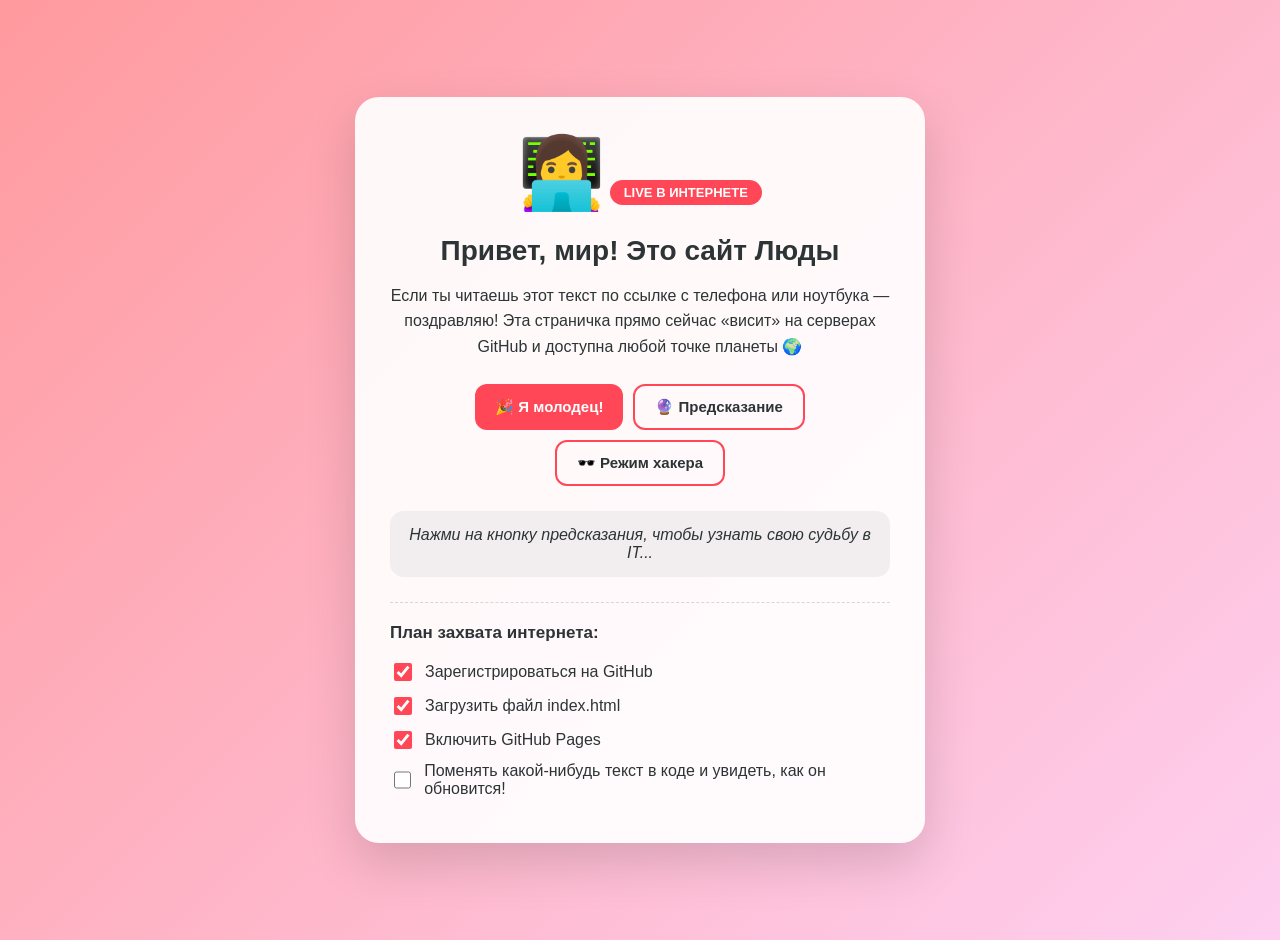
<file: mlv-studio.html>
<!DOCTYPE html>
<html lang="ru">
<head>
    <meta charset="UTF-8">
    <meta name="viewport" content="width=device-width, initial-scale=1.0">
    <title>Первый сайт Люды 🚀</title>
    <style>
        /* Здесь живут цвета сайта — можно менять как угодно! */
        :root {
            --bg-gradient: linear-gradient(135deg, #ff9a9e 0%, #fecfef 99%, #fecfef 100%);
            --card-bg: rgba(255, 255, 255, 0.92);
            --text-color: #2d3436;
            --accent: #ff4757;
            --btn-text: #ffffff;
        }

        /* Секретная тема "Я теперь программист" */
        body.hacker-mode {
            --bg-gradient: linear-gradient(135deg, #0f2027 0%, #203a43 50%, #2c5364 100%);
            --card-bg: rgba(20, 25, 30, 0.92);
            --text-color: #00ff88;
            --accent: #00b894;
            --btn-text: #000000;
        }

        body {
            margin: 0;
            padding: 20px;
            min-height: 100vh;
            display: flex;
            justify-content: center;
            align-items: center;
            font-family: 'Segoe UI', Tahoma, Geneva, Verdana, sans-serif;
            background: var(--bg-gradient);
            color: var(--text-color);
            transition: all 0.4s ease;
            overflow-x: hidden;
        }

        .card {
            background: var(--card-bg);
            padding: 35px;
            border-radius: 24px;
            box-shadow: 0 20px 50px rgba(0, 0, 0, 0.15);
            max-width: 500px;
            width: 100%;
            text-align: center;
            position: relative;
            z-index: 2;
        }

        .avatar {
            font-size: 70px;
            margin-bottom: 10px;
            display: inline-block;
            animation: bounce 2s infinite;
        }

        @keyframes bounce {
            0%, 100% { transform: translateY(0); }
            50% { transform: translateY(-10px); }
        }

        h1 {
            margin: 10px 0;
            font-size: 28px;
        }

        .badge {
            display: inline-block;
            background: var(--accent);
            color: var(--btn-text);
            padding: 5px 14px;
            border-radius: 20px;
            font-size: 13px;
            font-weight: bold;
            margin-bottom: 20px;
        }

        p {
            line-height: 1.6;
            font-size: 16px;
        }

        .buttons {
            display: flex;
            flex-wrap: wrap;
            gap: 10px;
            justify-content: center;
            margin: 25px 0;
        }

        button {
            background: var(--accent);
            color: var(--btn-text);
            border: none;
            padding: 12px 20px;
            border-radius: 12px;
            font-size: 15px;
            font-weight: bold;
            cursor: pointer;
            transition: transform 0.15s, opacity 0.15s;
        }

        button:hover {
            transform: scale(1.05);
            opacity: 0.9;
        }

        button:active {
            transform: scale(0.95);
        }

        button.secondary {
            background: transparent;
            border: 2px solid var(--accent);
            color: var(--text-color);
        }

        .prediction-box {
            background: rgba(128, 128, 128, 0.1);
            padding: 15px;
            border-radius: 14px;
            margin: 15px 0;
            font-style: italic;
            min-height: 24px;
        }

        .checklist {
            text-align: left;
            margin-top: 25px;
            padding-top: 20px;
            border-top: 1px dashed rgba(128, 128, 128, 0.3);
        }

        .checklist h3 {
            margin-top: 0;
            font-size: 17px;
        }

        .task {
            display: flex;
            align-items: center;
            gap: 10px;
            margin: 10px 0;
            cursor: pointer;
            user-select: none;
        }

        .task input {
            width: 18px;
            height: 18px;
            accent-color: var(--accent);
            cursor: pointer;
        }

        /* Стиль для вылетающих эмодзи */
        .confetti {
            position: fixed;
            font-size: 28px;
            pointer-events: none;
            z-index: 999;
            animation: fly 1.5s ease-out forwards;
        }

        @keyframes fly {
            0% {
                transform: translate(0, 0) rotate(0deg) scale(1);
                opacity: 1;
            }
            100% {
                transform: translate(var(--tx), var(--ty)) rotate(360deg) scale(0.5);
                opacity: 0;
            }
        }
    </style>
</head>
<body>

    <div class="card">
        <div class="avatar">👩‍💻</div>
        <div class="badge">LIVE В ИНТЕРНЕТЕ</div>
        
        <h1>Привет, мир! Это сайт Люды</h1>
        
        <p>
            Если ты читаешь этот текст по ссылке с телефона или ноутбука — поздравляю! 
            Эта страничка прямо сейчас «висит» на серверах GitHub и доступна любой точке планеты 🌍
        </p>

        <div class="buttons">
            <button onclick="launchConfetti(event)">🎉 Я молодец!</button>
            <button class="secondary" onclick="getPrediction()">🔮 Предсказание</button>
            <button class="secondary" onclick="toggleTheme()">🕶️ Режим хакера</button>
        </div>

        <div class="prediction-box" id="prediction">
            Нажми на кнопку предсказания, чтобы узнать свою судьбу в IT...
        </div>

        <div class="checklist">
            <h3>План захвата интернета:</h3>
            <label class="task">
                <input type="checkbox" checked> Зарегистрироваться на GitHub
            </label>
            <label class="task">
                <input type="checkbox" checked> Загрузить файл index.html
            </label>
            <label class="task">
                <input type="checkbox" checked> Включить GitHub Pages
            </label>
            <label class="task">
                <input type="checkbox"> Поменять какой-нибудь текст в коде и увидеть, как он обновится!
            </label>
        </div>
    </div>

    <script>
        const predictions = [
            "Сегодня ты поймёшь Git лучше, чем 90% новичков!",
            "Твой следующий сайт соберёт миллион лайков (ну или хотя бы лайк от друзей).",
            "Осторожно: после GitHub Pages хочется создавать сайты каждый день.",
            "Звёзды говорят, что пора заварить вкусный чай и гордиться собой ☕",
            "Твой код настолько хорош, что даже баги боятся в него заходить!"
        ];

        function getPrediction() {
            const box = document.getElementById('prediction');
            const random = predictions[Math.floor(Math.random() * predictions.length)];
            box.textContent = "✨ " + random;
        }

        function toggleTheme() {
            document.body.classList.toggle('hacker-mode');
            const btn = event.target;
            if (document.body.classList.contains('hacker-mode')) {
                btn.textContent = "🌸 Милый режим";
            } else {
                btn.textContent = "🕶️ Режим хакера";
            }
        }

        function launchConfetti(e) {
            const emojis = ['🚀', '🎉', '✨', '🔥', '💻', '🥳', '💖'];
            const rect = e.target.getBoundingClientRect();
            const startX = rect.left + rect.width / 2;
            const startY = rect.top + rect.height / 2;

            for (let i = 0; i < 20; i++) {
                const el = document.createElement('span');
                el.className = 'confetti';
                el.textContent = emojis[Math.floor(Math.random() * emojis.length)];
                
                el.style.left = startX + 'px';
                el.style.top = startY + 'px';

                // Случайный разлёт в стороны
                const tx = (Math.random() - 0.5) * 350 + 'px';
                const ty = (Math.random() - 0.7) * 350 + 'px';
                el.style.setProperty('--tx', tx);
                el.style.setProperty('--ty', ty);

                document.body.appendChild(el);
                setTimeout(() => el.remove(), 1500);
            }
        }
    </script>
</body>
</html>
</file>
